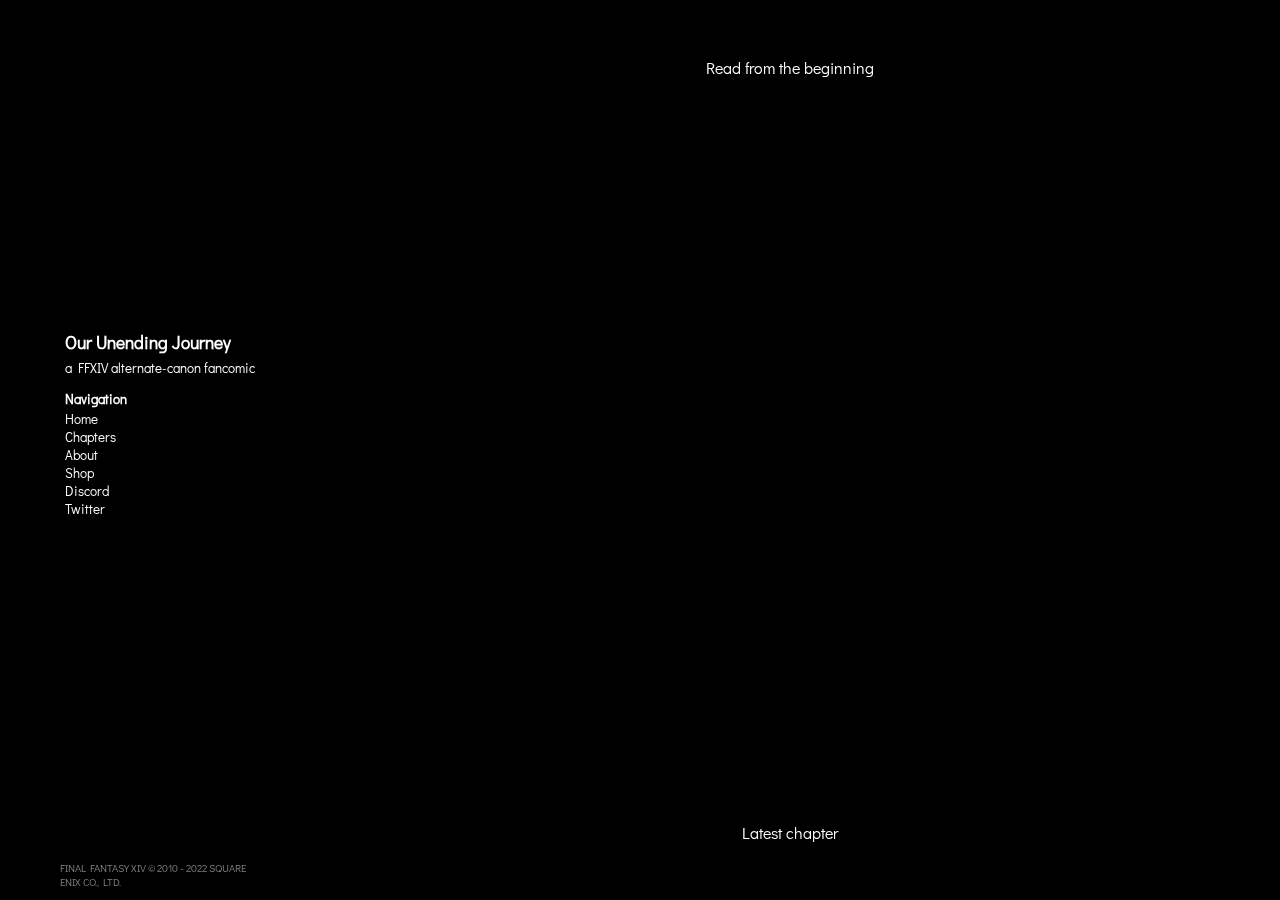
<file: index.html>
<!doctype html>

<html lang="en">
<head>
  <meta charset="utf-8">

  <title>Our Unending Journey - a FFXIV fancomic</title>
  <meta name="author" content="Saba Sabaton">
  <meta name="viewport" content="width=device-width,initial-scale=1">

  <link rel="shortcut icon" href="./favicon.ico?" type="image/x-icon">
  <link rel="icon" href="./favicon.ico?" type="image/x-icon">

  <style>
  html {
    display: none;
  }
  </style>

  <link href="https://fonts.googleapis.com/css?family=Didact+Gothic&display=swap" rel="stylesheet">

  <script type="text/javascript">
  var imageURLs = [
       "tyfiel.png"
     , "alfred.png"
     , "smiley.png"
     , "valery.png"
  ];
  function getImageTag() {
    var img = '<img src=\"';
    var randomIndex = Math.floor(Math.random() * imageURLs.length);
    img += imageURLs[randomIndex];
    img += '\" id=\"charpic\"/>';
    return img;
  }
</script>

</head>

<body>
    <div class ="sidebar">
      <nav>
          <h1>Our Unending Journey</h1>
          <h2>a FFXIV alternate-canon fancomic</h2>
          <ul>
            <li class="header">Navigation</li>
            <li><a href="index.html">Home</a></li>
            <li><a href="chapters.html">Chapters</a></li>
            <li><a href="about.html">About</a></li>
            <li><a href="https://sabato-n.itch.io/" target="_blank">Shop</a></li>
            <li><a href="https://discord.com/invite/BWWrAqAYUp" target="_blank">Discord</a></li> 
            <li><a href="https://twitter.com/sabato__n" target="_blank">Twitter</a></li>
        </ul>
        </nav>
        <p class="footer-small-text">FINAL FANTASY XIV © 2010 - 2022 SQUARE ENIX CO., LTD.</p>
    </div>
  <div id="maincontent">
      <div class="indexcontent">
          <a href="chapters/0.html">Read from the beginning</a>
          <div class="logocontainer">
            <script type="text/javascript">
              document.write(getImageTag());
            </script>
            <img src="title.png" id="titlepic" />
          </div>
          <a href="chapters/11.html">Latest chapter</a>
      </div>
  </div>
   <link rel="stylesheet" href="./style.css">
</body>
</html>
</file>
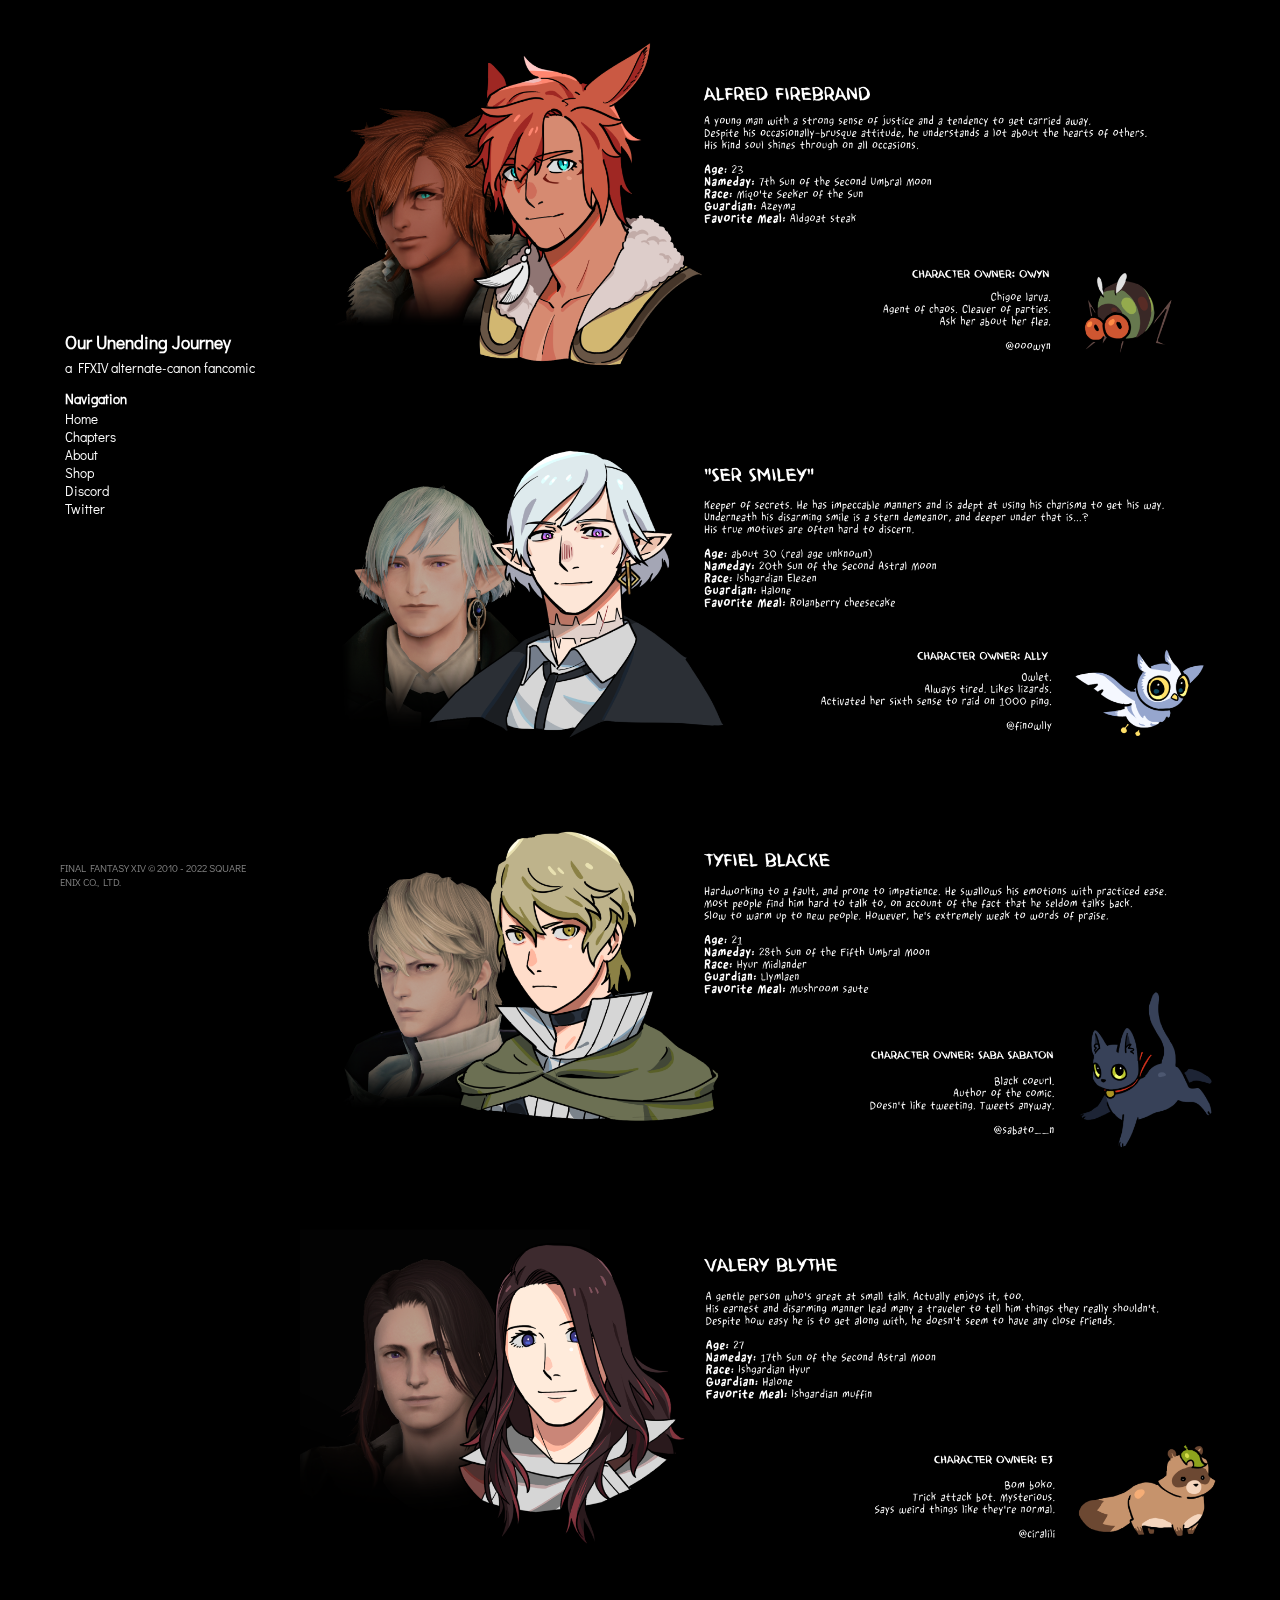
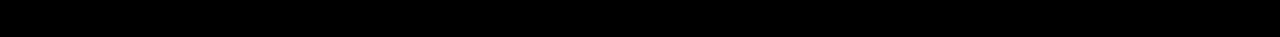
<file: about.html>
<!doctype html>

<html lang="en">
<head>
  <meta charset="utf-8">

  <title>Our Unending Journey - a FFXIV fancomic</title>
  <meta name="author" content="Saba Sabaton">
  <meta name="viewport" content="width=device-width,initial-scale=1">

  <link rel="shortcut icon" href="./favicon.ico?" type="image/x-icon">
  <link rel="icon" href="./favicon.ico?" type="image/x-icon">

  <style>
  html {
    display: none;
  }
  </style>

  <link href="https://fonts.googleapis.com/css?family=Didact+Gothic&display=swap" rel="stylesheet">

</head>

<body>
    <div class ="sidebar">
      <nav>
          <h1>Our Unending Journey</h1>
          <h2>a FFXIV alternate-canon fancomic</h2>
          <ul>
            <li class="header">Navigation</li>
            <li><a href="index.html">Home</a></li>
            <li><a href="chapters.html">Chapters</a></li>
            <li><a href="about.html">About</a></li>
            <li><a href="https://sabato-n.itch.io/" target="_blank">Shop</a></li>
            <li><a href="https://discord.com/invite/BWWrAqAYUp" target="_blank">Discord</a></li> 
            <li><a href="https://twitter.com/sabato__n" target="_blank">Twitter</a></li>
        </ul>
        </nav>
        <p class="footer-small-text">FINAL FANTASY XIV © 2010 - 2022 SQUARE ENIX CO., LTD.</p>
    </div>
  <div id="maincontent">
      <img src="info.png" class="about" />
  </div>
   <link rel="stylesheet" href="./style.css">
</body>
</html>
</file>
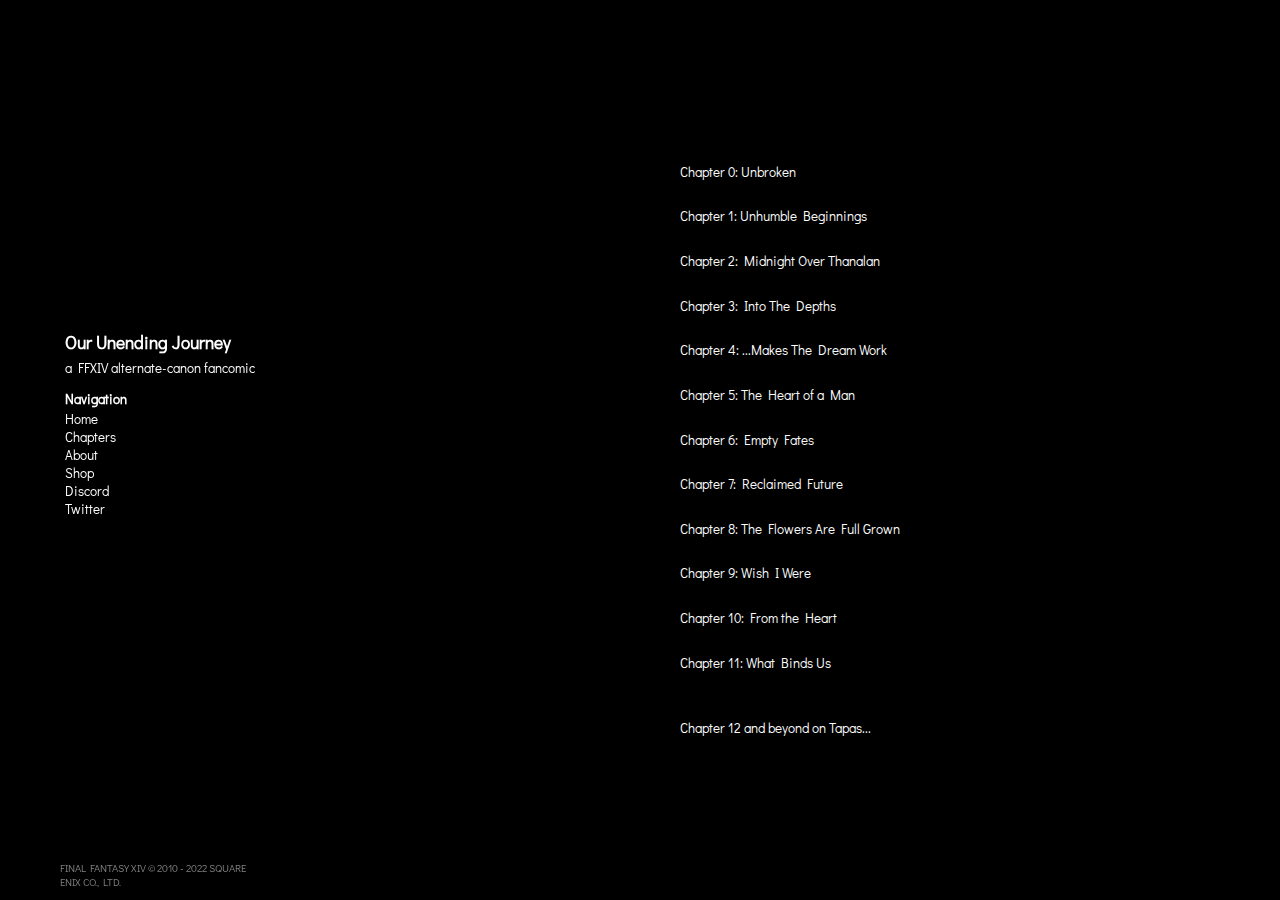
<file: chapters.html>
<!doctype html>

<html lang="en">
<head>
  <meta charset="utf-8">

  <title>Our Unending Journey - a FFXIV fancomic</title>
  <meta name="author" content="Saba Sabaton">
  <meta name="viewport" content="width=device-width,initial-scale=1">

  <style>
  html {
    display: none;
  }
  </style>

  <link href="https://fonts.googleapis.com/css?family=Didact+Gothic&display=swap" rel="stylesheet">
  <link rel="stylesheet" href="./style.css">

    <link rel="shortcut icon" href="./favicon.ico?" type="image/x-icon">
  <link rel="icon" href="./favicon.ico?" type="image/x-icon">


</head>

<body>
    <div class ="sidebar">
      <nav>
          <h1>Our Unending Journey</h1>
          <h2>a FFXIV alternate-canon fancomic</h2>
          <ul>
            <li class="header">Navigation</li>
            <li><a href="index.html">Home</a></li>
            <li><a href="chapters.html">Chapters</a></li>
            <li><a href="about.html">About</a></li>
            <li><a href="https://sabato-n.itch.io/" target="_blank">Shop</a></li>
            <li><a href="https://discord.com/invite/BWWrAqAYUp" target="_blank">Discord</a></li> 
            <li><a href="https://twitter.com/sabato__n" target="_blank">Twitter</a></li>
        </ul>
        </nav>
        <p class="footer-small-text">FINAL FANTASY XIV © 2010 - 2022 SQUARE ENIX CO., LTD.</p>
    </div>
  <div id="maincontent">
      <nav class="chapters">
          <h3><a href="chapters/0.html">Chapter 0: Unbroken</a></h3>
          <h3><a href="chapters/1.html">Chapter 1: Unhumble Beginnings</a></h3>
          <h3><a href="chapters/2.html">Chapter 2: Midnight Over Thanalan</a></h3>
          <h3><a href="chapters/3.html">Chapter 3: Into The Depths</a></h3>
          <h3><a href="chapters/4.html">Chapter 4: ...Makes The Dream Work</a></h3>
          <h3><a href="chapters/5.html">Chapter 5: The Heart of a Man</a></h3>
          <h3><a href="chapters/6.html">Chapter 6: Empty Fates</a></h3>
          <h3><a href="chapters/7.html">Chapter 7: Reclaimed Future</a></h3>
          <h3><a href="chapters/8.html">Chapter 8: The Flowers Are Full Grown</a></h3>
          <h3><a href="chapters/9.html">Chapter 9: Wish I Were</a></h3>
          <h3><a href="chapters/10.html">Chapter 10: From the Heart</a></h3>
          <h3><a href="chapters/11.html">Chapter 11: What Binds Us</a></h3>
          <br>
          <h3><a href="https://tapas.io/series/Our-Unending-Journey/info">Chapter 12 and beyond on Tapas...</a></h3>
      </nav>
  </div>
</body>
</html>
</file>
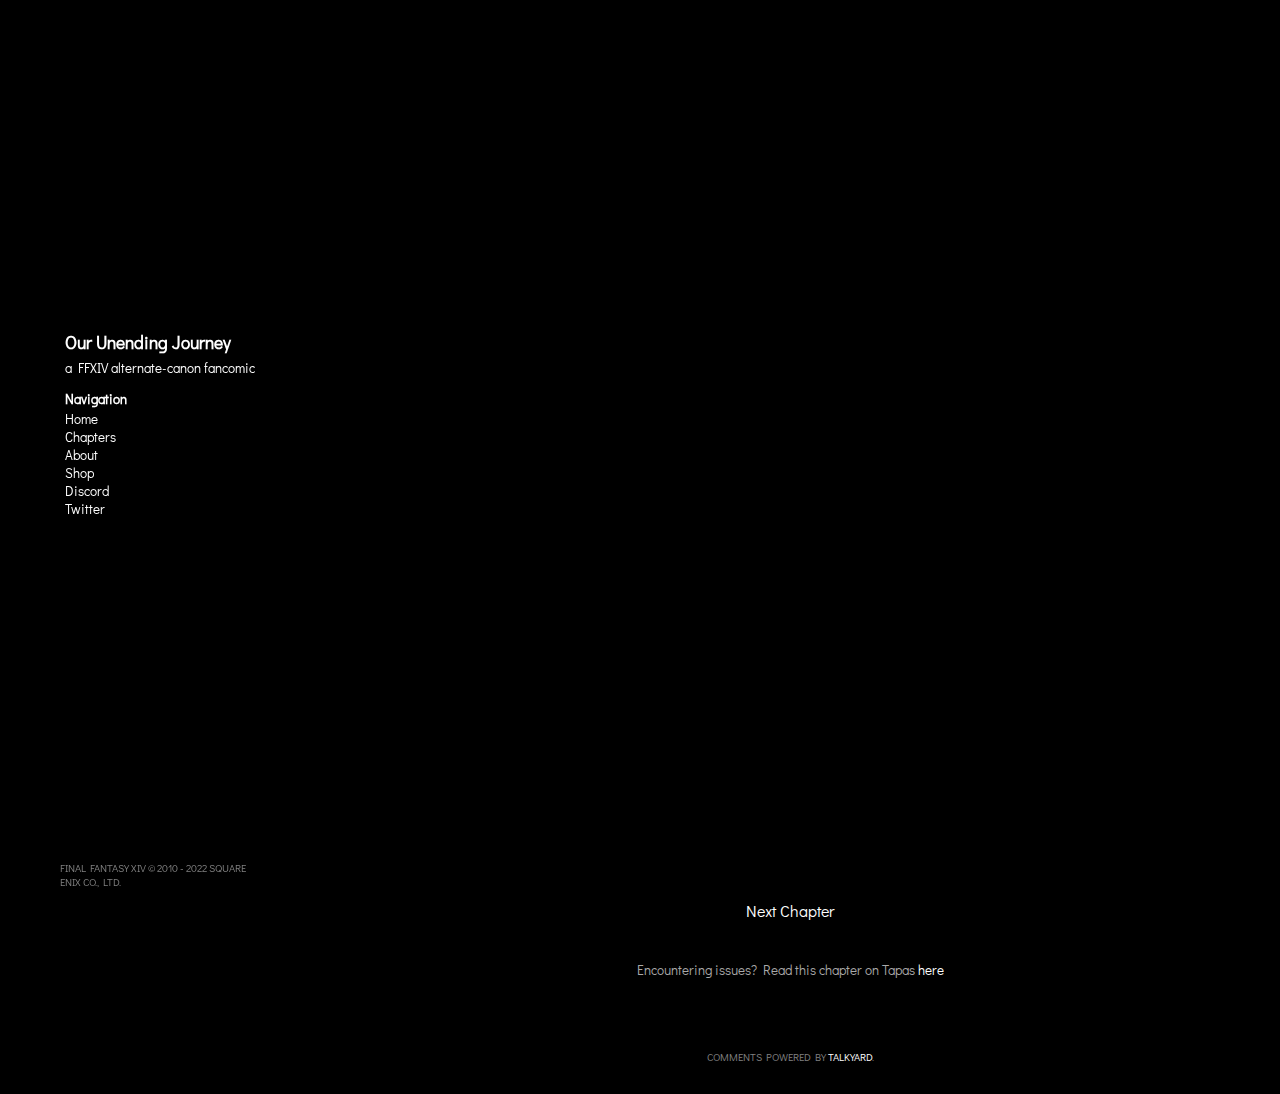
<file: chapters/0.html>
<!doctype html>

<html lang="en">
<head>
  <meta charset="utf-8">

  <title>Our Unending Journey - a FFXIV fancomic</title>
  <meta name="author" content="Saba Sabaton">
  <meta name="viewport" content="width=device-width,initial-scale=1">

  <style>
  html {
    display: none;
  }
  </style>

  <link href="https://fonts.googleapis.com/css?family=Didact+Gothic&display=swap" rel="stylesheet">
  <link rel="stylesheet" href="../style.css">

  <link rel="shortcut icon" href="../favicon.ico?" type="image/x-icon">
  <link rel="icon" href="../favicon.ico?" type="image/x-icon">

</head>

<body>
    <div class ="sidebar">
      <nav>
          <h1>Our Unending Journey</h1>
          <h2>a FFXIV alternate-canon fancomic</h2>
          <ul>
            <li class="header">Navigation</li>
            <li><a href="../index.html">Home</a></li>
            <li><a href="../chapters.html">Chapters</a></li>
            <li><a href="../about.html">About</a></li>
            <li><a href="https://sabato-n.itch.io/" target="_blank">Shop</a></li>
            <li><a href="https://discord.com/invite/BWWrAqAYUp" target="_blank">Discord</a></li>
            <li><a href="https://twitter.com/sabato__n" target="_blank">Twitter</a></li>
        </ul>
        </nav>
        <p class="footer-small-text">FINAL FANTASY XIV © 2010 - 2022 SQUARE ENIX CO., LTD.</p>
    </div>
  <div id="maincontent">
      <div class="reader">
          <iframe src='https://share.clip-studio.com/en-us/contents/embed?code=488192d7-4d7a-4541-bf9b-1de95a026ac7' frameborder="0" allowfullscreen></iframe>
      </div>
      <div class="chapternav">
          <a href="1.html">Next Chapter</a>
      </div>
      <div class="backuplink">
          Encountering issues? Read this chapter on Tapas <a href="https://tapas.io/episode/2169186" target="_blank">here</a>
      </div>
      <script>talkyardServerUrl='https://site-1i1491tkru.talkyard.net';</script>
      <script async defer src="https://c1.ty-cdn.net/-/talkyard-comments.min.js"></script>
      <div class="talkyard-comments" data-discussion-id="Pilot Chapter" style="margin: 20px;">
      <noscript>Please enable Javascript to view comments.</noscript>
      <p class="talkyard-credit">Comments powered by
      <a href="https://www.talkyard.io">Talkyard</a>.</p>
      </div>
  </div>
</body>
</html>
</file>
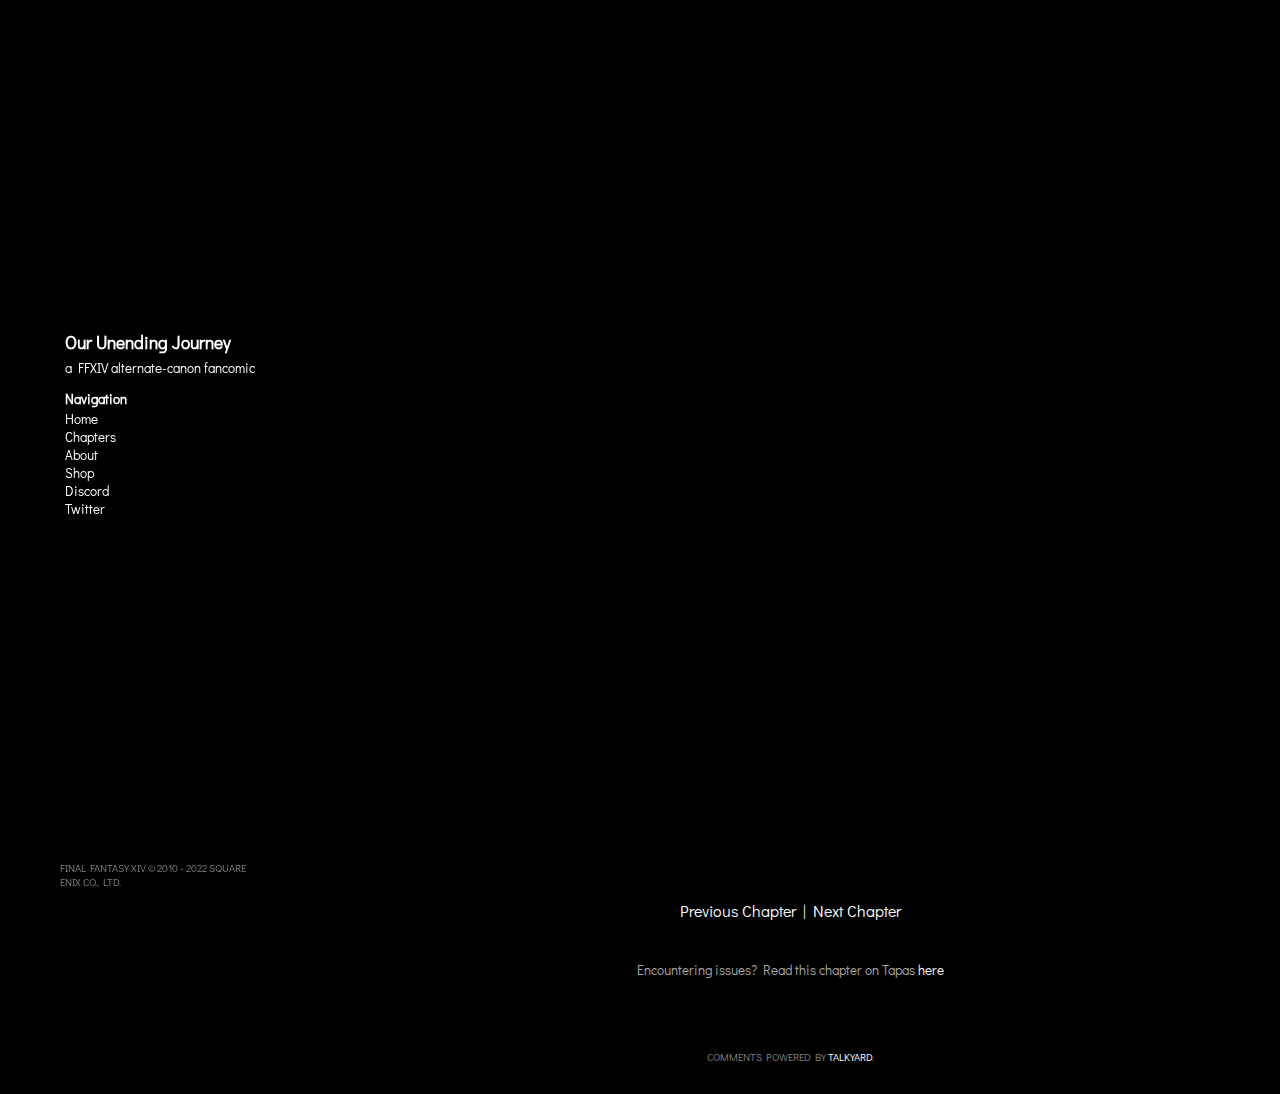
<file: chapters/1.html>
<!doctype html>

<html lang="en">
<head>
  <meta charset="utf-8">

  <title>Our Unending Journey - a FFXIV fancomic</title>
  <meta name="author" content="Saba Sabaton">
  <meta name="viewport" content="width=device-width,initial-scale=1">

  <style>
  html {
    display: none;
  }
  </style>

  <link href="https://fonts.googleapis.com/css?family=Didact+Gothic&display=swap" rel="stylesheet">
  <link rel="stylesheet" href="../style.css">

    <link rel="shortcut icon" href="../favicon.ico?" type="image/x-icon">
  <link rel="icon" href="../favicon.ico?" type="image/x-icon">


</head>

<body>
    <div class ="sidebar">
      <nav>
          <h1>Our Unending Journey</h1>
          <h2>a FFXIV alternate-canon fancomic</h2>
          <ul>
            <li class="header">Navigation</li>
            <li><a href="../index.html">Home</a></li>
            <li><a href="../chapters.html">Chapters</a></li>
            <li><a href="../about.html">About</a></li>
            <li><a href="https://sabato-n.itch.io/" target="_blank">Shop</a></li>
            <li><a href="https://discord.com/invite/BWWrAqAYUp" target="_blank">Discord</a></li>            
            <li><a href="https://twitter.com/sabato__n" target="_blank">Twitter</a></li>
        </ul>
        </nav>
        <p class="footer-small-text">FINAL FANTASY XIV © 2010 - 2022 SQUARE ENIX CO., LTD.</p>
    </div>
  <div id="maincontent">
      <div class="reader">
          <iframe src='https://share.clip-studio.com/en-us/contents/embed?code=1d0c07c8-da1b-464f-9ee9-fc3b835e0a04' frameborder='0' allowfullscreen></iframe>
      </div>
      <div class="chapternav">
          <a href="0.html">Previous Chapter</a> | <a href="2.html">Next Chapter</a>
      </div>
      <div class="backuplink">
          Encountering issues? Read this chapter on Tapas <a href="https://tapas.io/episode/2169191" target="_blank">here</a>
      </div>
      <script>talkyardServerUrl='https://site-1i1491tkru.talkyard.net';</script>
      <script async defer src="https://c1.ty-cdn.net/-/talkyard-comments.min.js"></script>
      <div class="talkyard-comments" data-discussion-id="Chapter 1" style="margin: 20px;">
      <noscript>Please enable Javascript to view comments.</noscript>
      <p class="talkyard-credit">Comments powered by
      <a href="https://www.talkyard.io">Talkyard</a>.</p>
      </div>
  </div>
</body>
</html>
</file>
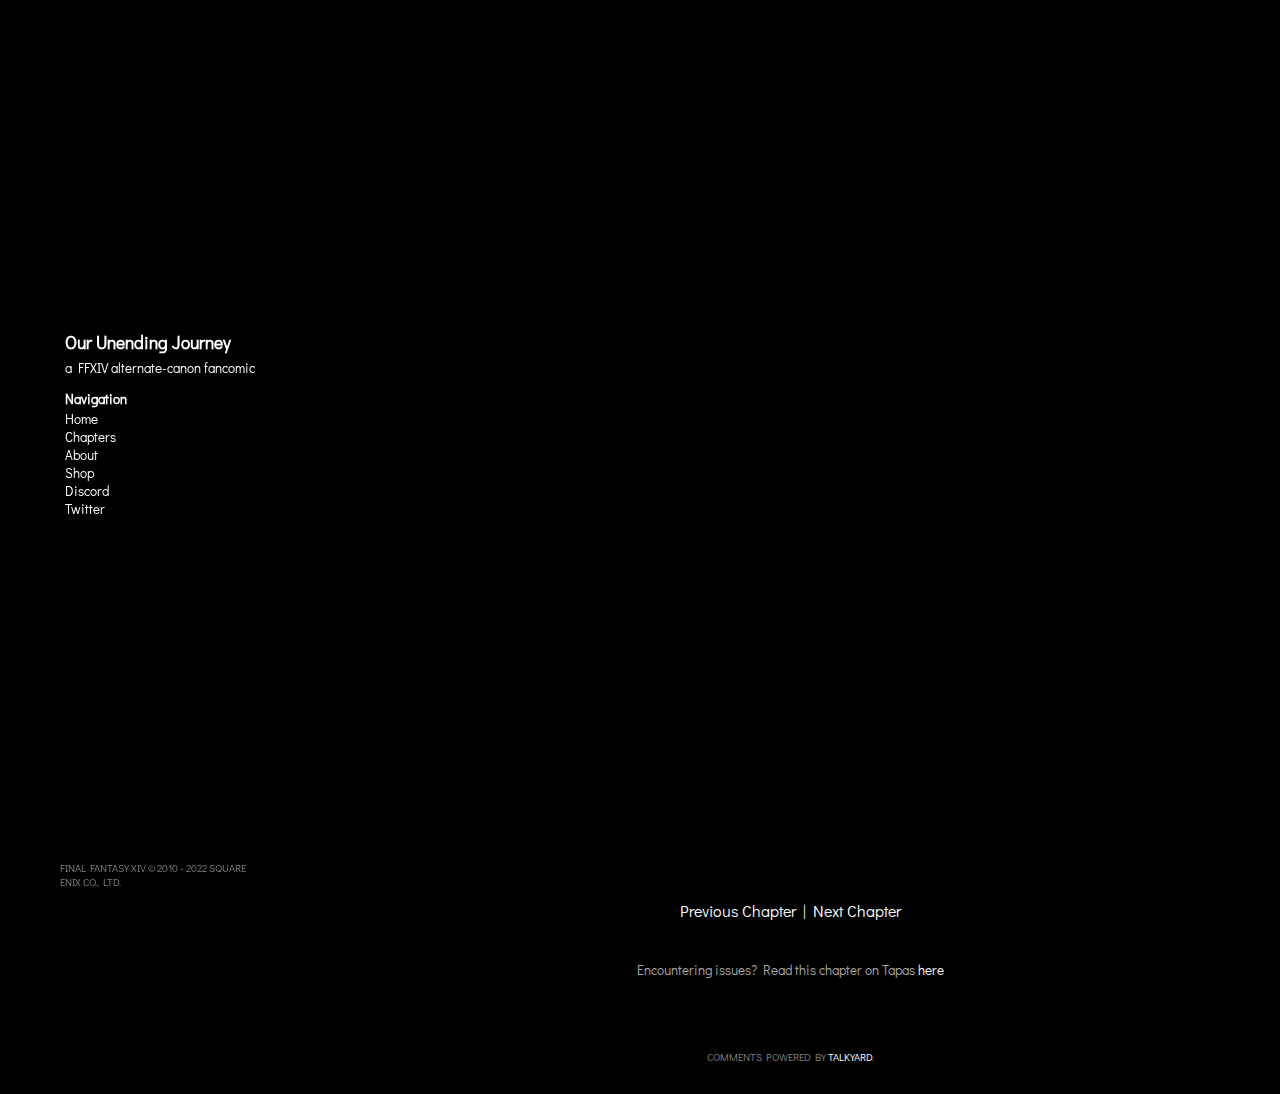
<file: chapters/10.html>
<!doctype html>

<html lang="en">
<head>
  <meta charset="utf-8">

  <title>Our Unending Journey - a FFXIV fancomic</title>
  <meta name="author" content="Saba Sabaton">
  <meta name="viewport" content="width=device-width,initial-scale=1">

  <style>
  html {
    display: none;
  }
  </style>

  <link href="https://fonts.googleapis.com/css?family=Didact+Gothic&display=swap" rel="stylesheet">
  <link rel="stylesheet" href="../style.css">


</head>

<body>
    <div class ="sidebar">
      <nav>
          <h1>Our Unending Journey</h1>
          <h2>a FFXIV alternate-canon fancomic</h2>
          <ul>
            <li class="header">Navigation</li>
            <li><a href="../index.html">Home</a></li>
            <li><a href="../chapters.html">Chapters</a></li>
            <li><a href="../about.html">About</a></li>
            <li><a href="https://sabato-n.itch.io/" target="_blank">Shop</a></li>
            <li><a href="https://discord.com/invite/BWWrAqAYUp" target="_blank">Discord</a></li> 
            <li><a href="https://twitter.com/sabato__n" target="_blank">Twitter</a></li>
        </ul>
        </nav>
        <p class="footer-small-text">FINAL FANTASY XIV © 2010 - 2022 SQUARE ENIX CO., LTD.</p>
    </div>
  <div id="maincontent">
    <div class="reader">
          <iframe src='https://share.clip-studio.com/en-us/contents/embed?code=b3d28730-96c9-4ac2-b756-60c9d88ccbce' frameborder='0' allowfullscreen></iframe>
      </div>
      <div class="chapternav">
          <a href="9.html">Previous Chapter</a> | <a href="11.html">Next Chapter</a>
      </div>
      <div class="backuplink">
          Encountering issues? Read this chapter on Tapas <a href="https://tapas.io/episode/2369064" target="_blank">here</a>
      </div>
      <script>talkyardServerUrl='https://site-1i1491tkru.talkyard.net';</script>
      <script async defer src="https://c1.ty-cdn.net/-/talkyard-comments.min.js"></script>
      <div class="talkyard-comments" data-discussion-id="Chapter 10" style="margin: 20px;">
      <noscript>Please enable Javascript to view comments.</noscript>
      <p class="talkyard-credit">Comments powered by
      <a href="https://www.talkyard.io">Talkyard</a>.</p>
      </div>
  </div>
</body>
</html>
</file>
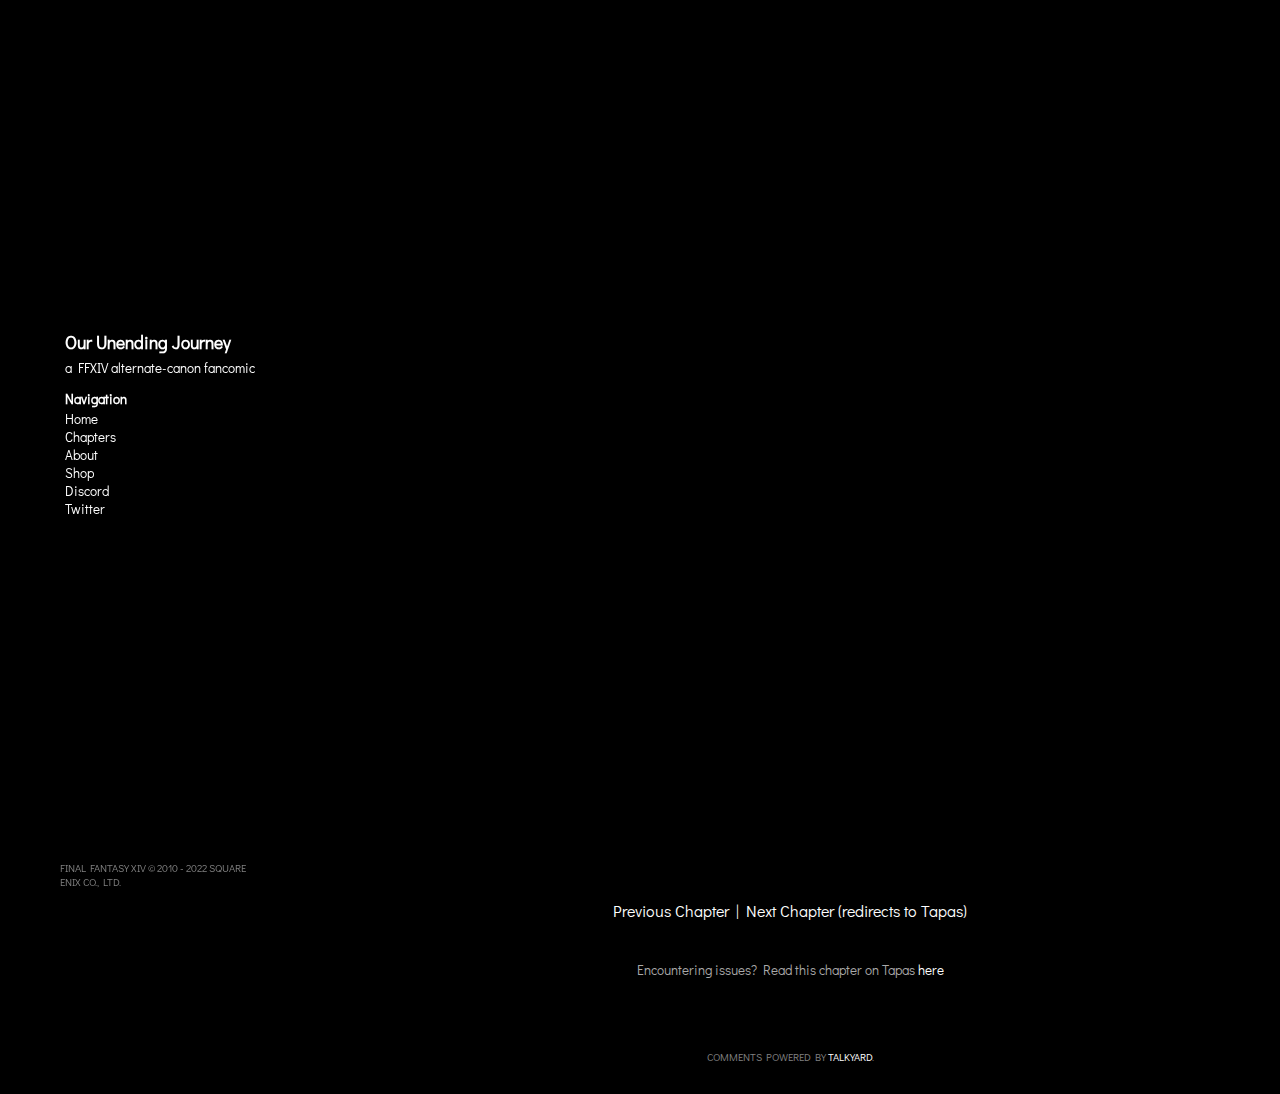
<file: chapters/11.html>
<!doctype html>

<html lang="en">
<head>
  <meta charset="utf-8">

  <title>Our Unending Journey - a FFXIV fancomic</title>
  <meta name="author" content="Saba Sabaton">
  <meta name="viewport" content="width=device-width,initial-scale=1">

  <style>
  html {
    display: none;
  }
  </style>

  <link href="https://fonts.googleapis.com/css?family=Didact+Gothic&display=swap" rel="stylesheet">
  <link rel="stylesheet" href="../style.css">


</head>

<body>
    <div class ="sidebar">
      <nav>
          <h1>Our Unending Journey</h1>
          <h2>a FFXIV alternate-canon fancomic</h2>
          <ul>
            <li class="header">Navigation</li>
            <li><a href="../index.html">Home</a></li>
            <li><a href="../chapters.html">Chapters</a></li>
            <li><a href="../about.html">About</a></li>
            <li><a href="https://sabato-n.itch.io/" target="_blank">Shop</a></li>
            <li><a href="https://discord.com/invite/BWWrAqAYUp" target="_blank">Discord</a></li> 
            <li><a href="https://twitter.com/sabato__n" target="_blank">Twitter</a></li>
        </ul>
        </nav>
        <p class="footer-small-text">FINAL FANTASY XIV © 2010 - 2022 SQUARE ENIX CO., LTD.</p>
    </div>
  <div id="maincontent">
    <div class="reader">
          <iframe src='https://share.clip-studio.com/en-us/contents/embed?code=82f9f551-1b35-46ac-97ba-613599975c44' frameborder='0' allowfullscreen></iframe>
      </div>
      <div class="chapternav">
          <a href="10.html">Previous Chapter</a> | <a href="https://tapas.io/episode/2441587">Next Chapter (redirects to Tapas)</a>
      </div>
      <div class="backuplink">
          Encountering issues? Read this chapter on Tapas <a href="https://tapas.io/episode/2406915" target="_blank">here</a>
      </div>
      <script>talkyardServerUrl='https://site-1i1491tkru.talkyard.net';</script>
      <script async defer src="https://c1.ty-cdn.net/-/talkyard-comments.min.js"></script>
      <div class="talkyard-comments" data-discussion-id="Chapter 11" style="margin: 20px;">
      <noscript>Please enable Javascript to view comments.</noscript>
      <p class="talkyard-credit">Comments powered by
      <a href="https://www.talkyard.io">Talkyard</a>.</p>
      </div>
  </div>
</body>
</html>
</file>
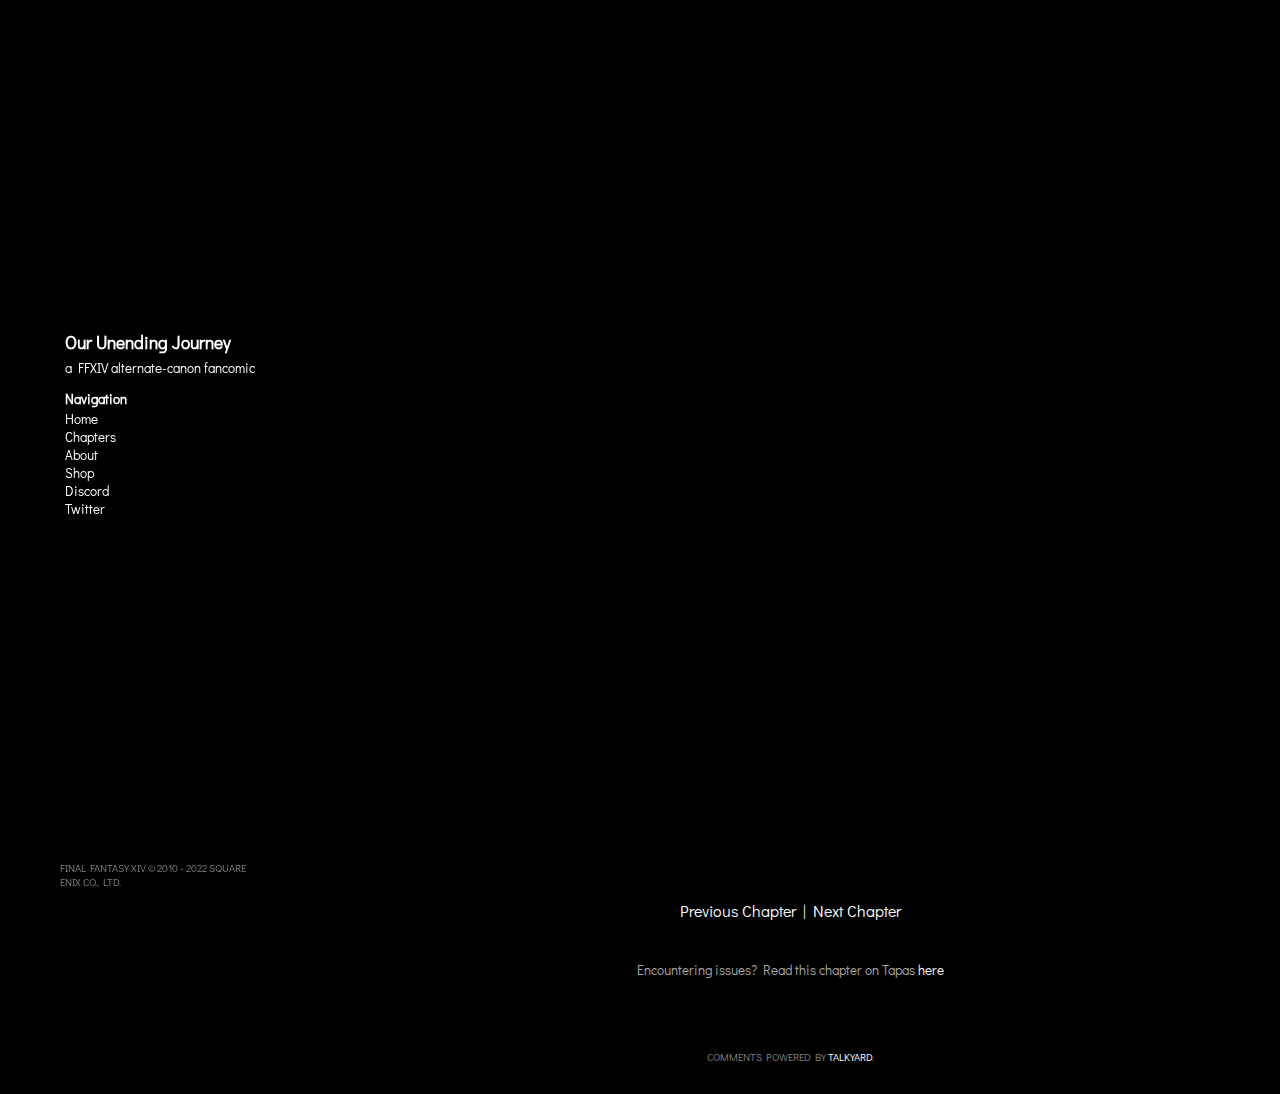
<file: chapters/2.html>
<!doctype html>

<html lang="en">
<head>
  <meta charset="utf-8">

  <title>Our Unending Journey - a FFXIV fancomic</title>
  <meta name="author" content="Saba Sabaton">
  <meta name="viewport" content="width=device-width,initial-scale=1">

  <style>
  html {
    display: none;
  }
  </style>

  <link href="https://fonts.googleapis.com/css?family=Didact+Gothic&display=swap" rel="stylesheet">
  <link rel="stylesheet" href="../style.css">

    <link rel="shortcut icon" href="../favicon.ico?" type="image/x-icon">
  <link rel="icon" href="../favicon.ico?" type="image/x-icon">


</head>

<body>
    <div class ="sidebar">
      <nav>
          <h1>Our Unending Journey</h1>
          <h2>a FFXIV alternate-canon fancomic</h2>
          <ul>
            <li class="header">Navigation</li>
            <li><a href="../index.html">Home</a></li>
            <li><a href="../chapters.html">Chapters</a></li>
            <li><a href="../about.html">About</a></li>
            <li><a href="https://sabato-n.itch.io/" target="_blank">Shop</a></li>
            <li><a href="https://discord.com/invite/BWWrAqAYUp" target="_blank">Discord</a></li> 
            <li><a href="https://twitter.com/sabato__n" target="_blank">Twitter</a></li>
        </ul>
        </nav>
        <p class="footer-small-text">FINAL FANTASY XIV © 2010 - 2022 SQUARE ENIX CO., LTD.</p>
    </div>
  <div id="maincontent">
      <div class="reader">
          <iframe src='https://share.clip-studio.com/en-us/contents/embed?code=1dff17d7-a7bc-4050-be9a-d52cb5bb3a3c' frameborder='0' allowfullscreen></iframe>
      </div>
      <div class="chapternav">
          <a href="1.html">Previous Chapter</a> | <a href="3.html">Next Chapter</a>
      </div>
      <div class="backuplink">
          Encountering issues? Read this chapter on Tapas <a href="https://tapas.io/episode/2169207" target="_blank">here</a>
      </div>
      <script>talkyardServerUrl='https://site-1i1491tkru.talkyard.net';</script>
      <script async defer src="https://c1.ty-cdn.net/-/talkyard-comments.min.js"></script>
      <div class="talkyard-comments" data-discussion-id="Chapter 2" style="margin: 20px;">
      <noscript>Please enable Javascript to view comments.</noscript>
      <p class="talkyard-credit">Comments powered by
      <a href="https://www.talkyard.io">Talkyard</a>.</p>
      </div>
  </div>
</body>
</html>
</file>
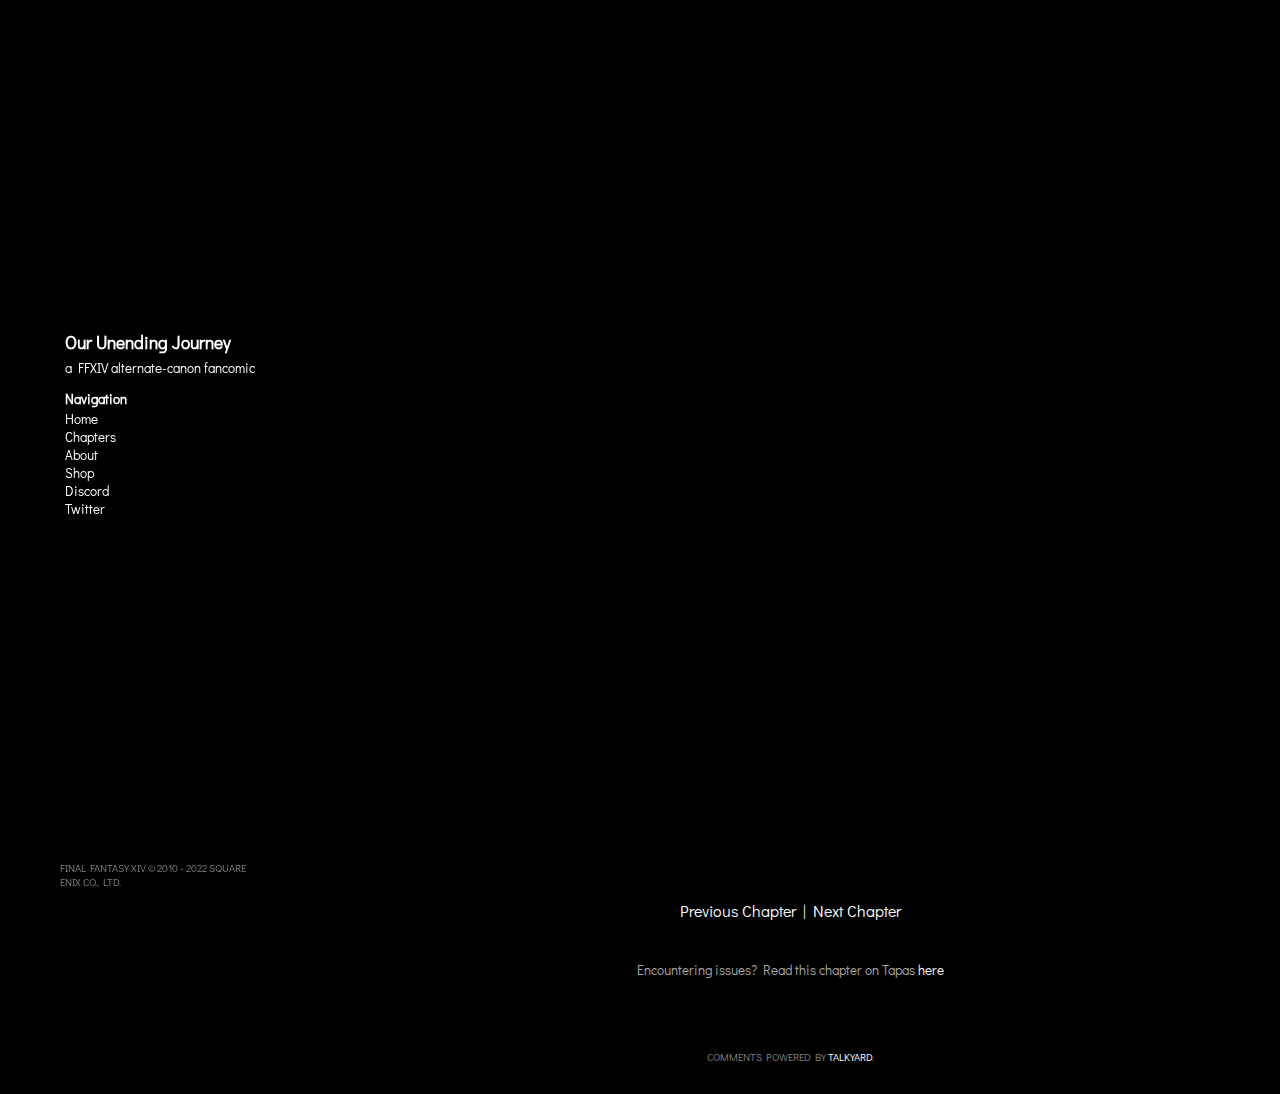
<file: chapters/3.html>
<!doctype html>

<html lang="en">
<head>
  <meta charset="utf-8">

  <title>Our Unending Journey - a FFXIV fancomic</title>
  <meta name="author" content="Saba Sabaton">
  <meta name="viewport" content="width=device-width,initial-scale=1">

  <style>
  html {
    display: none;
  }
  </style>

  <link href="https://fonts.googleapis.com/css?family=Didact+Gothic&display=swap" rel="stylesheet">
  <link rel="stylesheet" href="../style.css">

    <link rel="shortcut icon" href="../favicon.ico?" type="image/x-icon">
  <link rel="icon" href="../favicon.ico?" type="image/x-icon">


</head>

<body>
    <div class ="sidebar">
      <nav>
          <h1>Our Unending Journey</h1>
          <h2>a FFXIV alternate-canon fancomic</h2>
          <ul>
            <li class="header">Navigation</li>
            <li><a href="../index.html">Home</a></li>
            <li><a href="../chapters.html">Chapters</a></li>
            <li><a href="../about.html">About</a></li>
            <li><a href="https://sabato-n.itch.io/" target="_blank">Shop</a></li>
            <li><a href="https://discord.com/invite/BWWrAqAYUp" target="_blank">Discord</a></li> 
            <li><a href="https://twitter.com/sabato__n" target="_blank">Twitter</a></li>
        </ul>
        </nav>
        <p class="footer-small-text">FINAL FANTASY XIV © 2010 - 2022 SQUARE ENIX CO., LTD.</p>
    </div>
  <div id="maincontent">
      <div class="reader">
          <iframe src='https://share.clip-studio.com/en-us/contents/embed?code=ed23b7a6-e67d-4705-bc2e-3ebf87b75c24' frameborder='0' allowfullscreen></iframe>
      </div>
      <div class="chapternav">
          <a href="2.html">Previous Chapter</a> | <a href="4.html">Next Chapter</a>
      </div>
      <div class="backuplink">
          Encountering issues? Read this chapter on Tapas <a href="https://tapas.io/episode/2169271" target="_blank">here</a>
      </div>
      <script>talkyardServerUrl='https://site-1i1491tkru.talkyard.net';</script>
      <script async defer src="https://c1.ty-cdn.net/-/talkyard-comments.min.js"></script>
      <div class="talkyard-comments" data-discussion-id="Chapter 3" style="margin: 20px;">
      <noscript>Please enable Javascript to view comments.</noscript>
      <p class="talkyard-credit">Comments powered by
      <a href="https://www.talkyard.io">Talkyard</a>.</p>
      </div>
  </div>
</body>
</html>
</file>
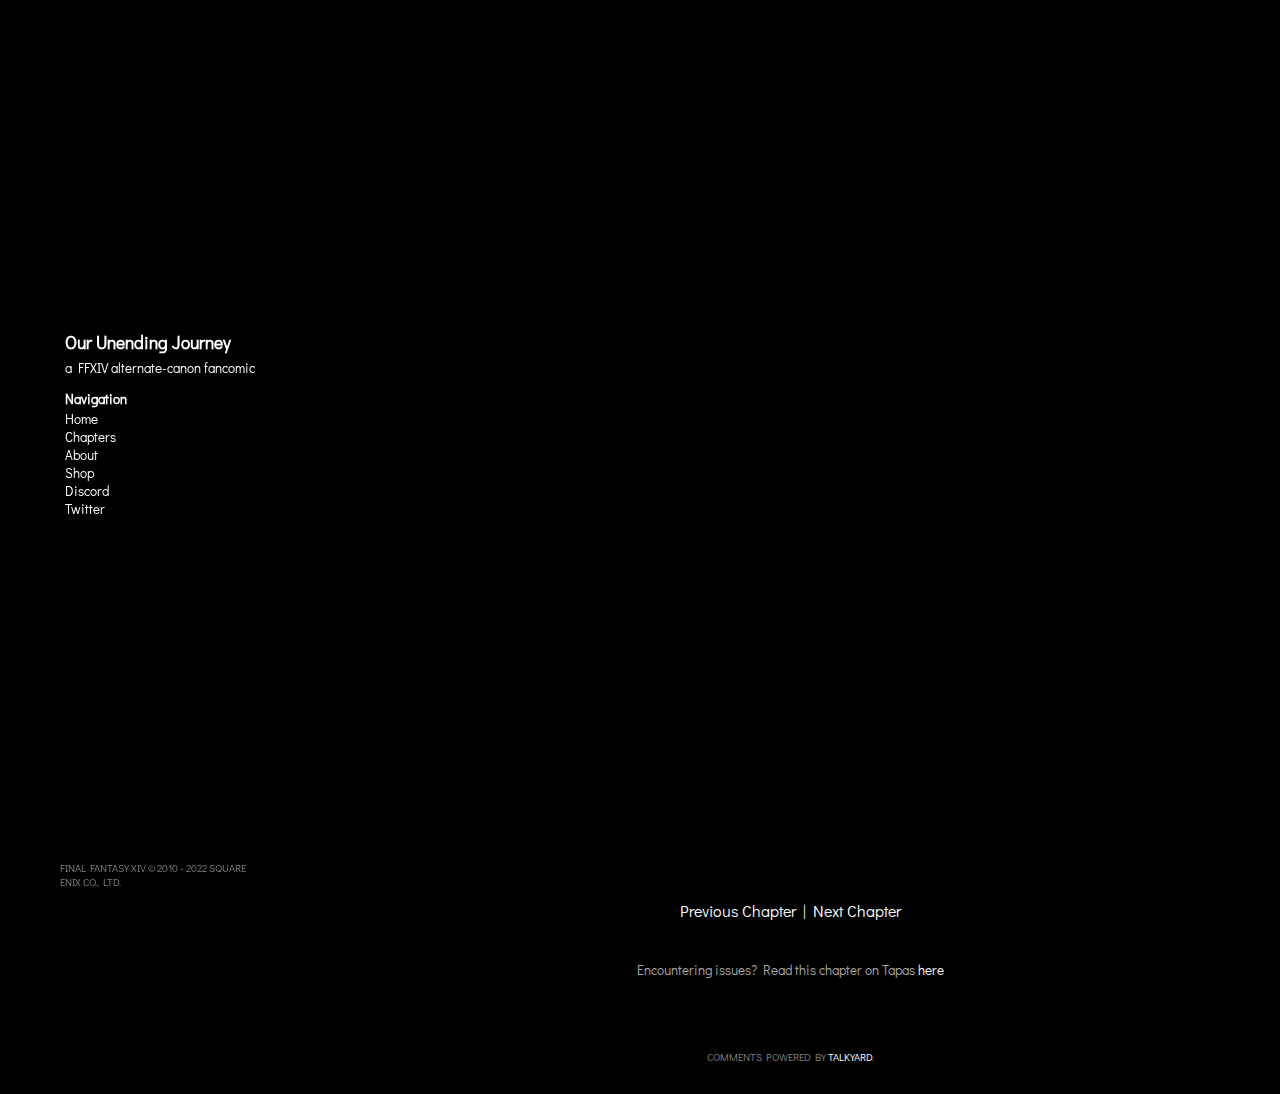
<file: chapters/4.html>
<!doctype html>

<html lang="en">
<head>
  <meta charset="utf-8">
  <meta name="google" content="notranslate">
  <meta http-equiv="Content-Language" content="en">
  <title>Our Unending Journey - a FFXIV fancomic</title>
  <meta name="author" content="Saba Sabaton">
  <meta name="viewport" content="width=device-width,initial-scale=1">

  <style>
  html {
    display: none;
  }
  </style>

  <link href="https://fonts.googleapis.com/css?family=Didact+Gothic&display=swap" rel="stylesheet">
  <link rel="stylesheet" href="../style.css">

    <link rel="shortcut icon" href="../favicon.ico?" type="image/x-icon">
  <link rel="icon" href="../favicon.ico?" type="image/x-icon">


</head>

<body>
    <div class ="sidebar">
      <nav>
          <h1>Our Unending Journey</h1>
          <h2>a FFXIV alternate-canon fancomic</h2>
          <ul>
            <li class="header">Navigation</li>
            <li><a href="../index.html">Home</a></li>
            <li><a href="../chapters.html">Chapters</a></li>
            <li><a href="../about.html">About</a></li>
            <li><a href="https://sabato-n.itch.io/" target="_blank">Shop</a></li>
            <li><a href="https://discord.com/invite/BWWrAqAYUp" target="_blank">Discord</a></li> 
            <li><a href="https://twitter.com/sabato__n" target="_blank">Twitter</a></li>
        </ul>
        </nav>
        <p class="footer-small-text">FINAL FANTASY XIV © 2010 - 2022 SQUARE ENIX CO., LTD.</p>
    </div>
  <div id="maincontent">
      <div class="reader">
          <iframe src='https://share.clip-studio.com/en-us/contents/embed?code=d0654007-7776-41f0-99c7-489d2e2a99aa' frameborder='0' allowfullscreen></iframe>
      </div>
      <div class="chapternav">
          <a href="3.html">Previous Chapter</a> | <a href="5.html">Next Chapter</a>
      </div>
      <div class="backuplink">
          Encountering issues? Read this chapter on Tapas <a href="https://tapas.io/episode/2169310" target="_blank">here</a>
      </div>
      <script>talkyardServerUrl='https://site-1i1491tkru.talkyard.net';</script>
      <script async defer src="https://c1.ty-cdn.net/-/talkyard-comments.min.js"></script>
      <div class="talkyard-comments" data-discussion-id="Chapter 4" style="margin: 20px;">
      <noscript>Please enable Javascript to view comments.</noscript>
      <p class="talkyard-credit">Comments powered by
      <a href="https://www.talkyard.io">Talkyard</a>.</p>
      </div>
  </div>
</body>
</html>
</file>
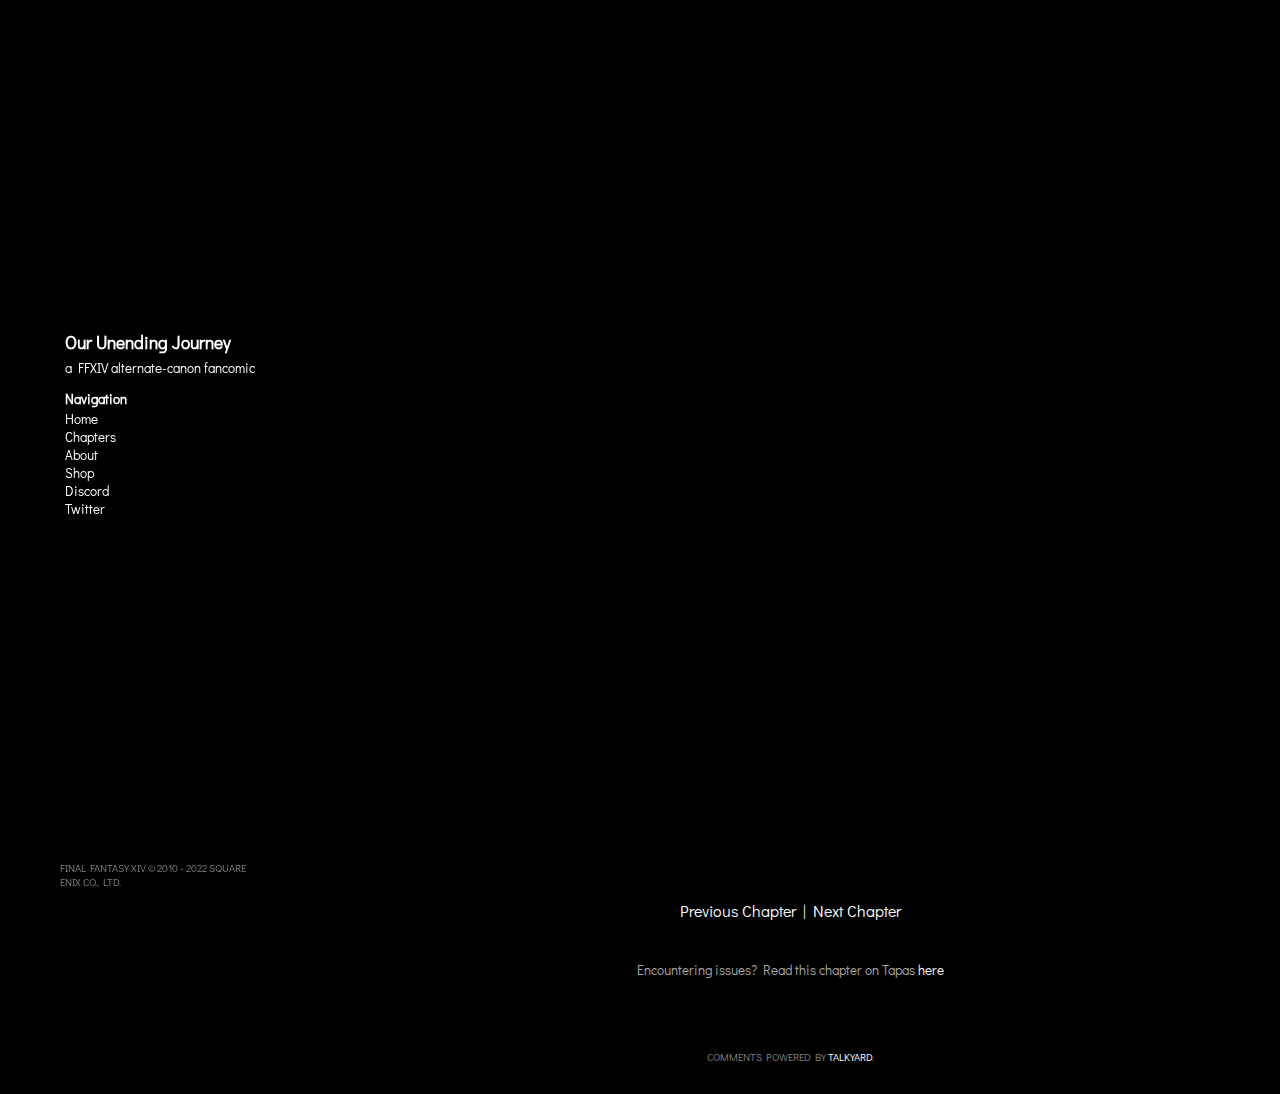
<file: chapters/5.html>
<!doctype html>

<html lang="en">
<head>
  <meta charset="utf-8">
  <meta name="google" content="notranslate">
  <meta http-equiv="Content-Language" content="en">
  <title>Our Unending Journey - a FFXIV fancomic</title>
  <meta name="author" content="Saba Sabaton">
  <meta name="viewport" content="width=device-width,initial-scale=1">

  <style>
  html {
    display: none;
  }
  </style>

  <link href="https://fonts.googleapis.com/css?family=Didact+Gothic&display=swap" rel="stylesheet">
  <link rel="stylesheet" href="../style.css">

    <link rel="shortcut icon" href="../favicon.ico?" type="image/x-icon">
  <link rel="icon" href="../favicon.ico?" type="image/x-icon">


</head>

<body>
    <div class ="sidebar">
      <nav>
          <h1>Our Unending Journey</h1>
          <h2>a FFXIV alternate-canon fancomic</h2>
          <ul>
            <li class="header">Navigation</li>
            <li><a href="../index.html">Home</a></li>
            <li><a href="../chapters.html">Chapters</a></li>
            <li><a href="../about.html">About</a></li>
            <li><a href="https://sabato-n.itch.io/" target="_blank">Shop</a></li>
            <li><a href="https://discord.com/invite/BWWrAqAYUp" target="_blank">Discord</a></li> 
            <li><a href="https://twitter.com/sabato__n" target="_blank">Twitter</a></li>
        </ul>
        </nav>
        <p class="footer-small-text">FINAL FANTASY XIV © 2010 - 2022 SQUARE ENIX CO., LTD.</p>
    </div>
  <div id="maincontent">
    <div class="reader">
          <iframe src='https://share.clip-studio.com/en-us/contents/embed?code=3f0f0efc-a942-470d-8289-c4b9368b5b2f' frameborder='0' allowfullscreen></iframe>
      </div>
      <div class="chapternav">
          <a href="4.html">Previous Chapter</a> | <a href="6.html">Next Chapter</a>
      </div>
      <div class="backuplink">
          Encountering issues? Read this chapter on Tapas <a href="https://tapas.io/episode/2169319" target="_blank">here</a>
      </div>
      <script>talkyardServerUrl='https://site-1i1491tkru.talkyard.net';</script>
      <script async defer src="https://c1.ty-cdn.net/-/talkyard-comments.min.js"></script>
      <div class="talkyard-comments" data-discussion-id="Chapter 5" style="margin: 20px;">
      <noscript>Please enable Javascript to view comments.</noscript>
      <p class="talkyard-credit">Comments powered by
      <a href="https://www.talkyard.io">Talkyard</a>.</p>
      </div>
  </div>
</body>
</html>
</file>
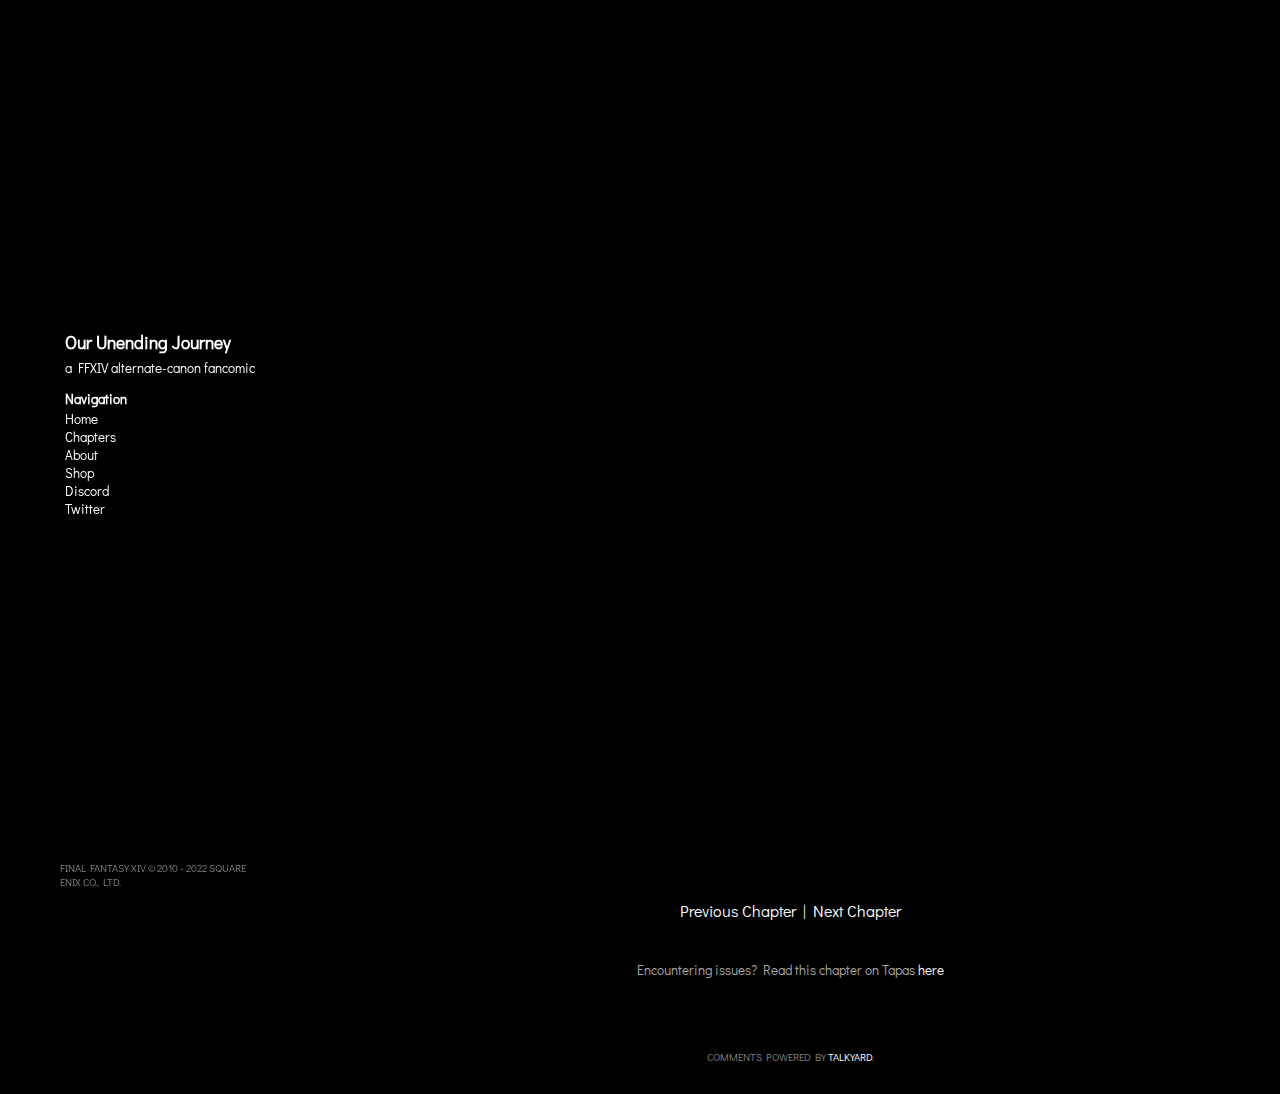
<file: chapters/6.html>
<!doctype html>

<html lang="en">
<head>
  <meta charset="utf-8">

  <title>Our Unending Journey - a FFXIV fancomic</title>
  <meta name="author" content="Saba Sabaton">
  <meta name="viewport" content="width=device-width,initial-scale=1">

  <style>
  html {
    display: none;
  }
  </style>

  <link href="https://fonts.googleapis.com/css?family=Didact+Gothic&display=swap" rel="stylesheet">
  <link rel="stylesheet" href="../style.css">

    <link rel="shortcut icon" href="../favicon.ico?" type="image/x-icon">
  <link rel="icon" href="../favicon.ico?" type="image/x-icon">


</head>

<body>
    <div class ="sidebar">
      <nav>
          <h1>Our Unending Journey</h1>
          <h2>a FFXIV alternate-canon fancomic</h2>
          <ul>
            <li class="header">Navigation</li>
            <li><a href="../index.html">Home</a></li>
            <li><a href="../chapters.html">Chapters</a></li>
            <li><a href="../about.html">About</a></li>
            <li><a href="https://sabato-n.itch.io/" target="_blank">Shop</a></li>
            <li><a href="https://discord.com/invite/BWWrAqAYUp" target="_blank">Discord</a></li> 
            <li><a href="https://twitter.com/sabato__n" target="_blank">Twitter</a></li>
        </ul>
        </nav>
        <p class="footer-small-text">FINAL FANTASY XIV © 2010 - 2022 SQUARE ENIX CO., LTD.</p>
    </div>
  <div id="maincontent">
    <div class="reader">
          <iframe src='https://share.clip-studio.com/en-us/contents/embed?code=feb910e6-2921-4036-8c0d-b1b2c4a5f8a8' frameborder='0' allowfullscreen></iframe>
      </div>
      <div class="chapternav">
          <a href="5.html">Previous Chapter</a> | <a href="7.html">Next Chapter</a>
      </div>
      <div class="backuplink">
          Encountering issues? Read this chapter on Tapas <a href="https://tapas.io/episode/2169340" target="_blank">here</a>
      </div>
      <script>talkyardServerUrl='https://site-1i1491tkru.talkyard.net';</script>
      <script async defer src="https://c1.ty-cdn.net/-/talkyard-comments.min.js"></script>
      <div class="talkyard-comments" data-discussion-id="Chapter 6" style="margin: 20px;">
      <noscript>Please enable Javascript to view comments.</noscript>
      <p class="talkyard-credit">Comments powered by
      <a href="https://www.talkyard.io">Talkyard</a>.</p>
      </div>
  </div>
</body>
</html>
</file>
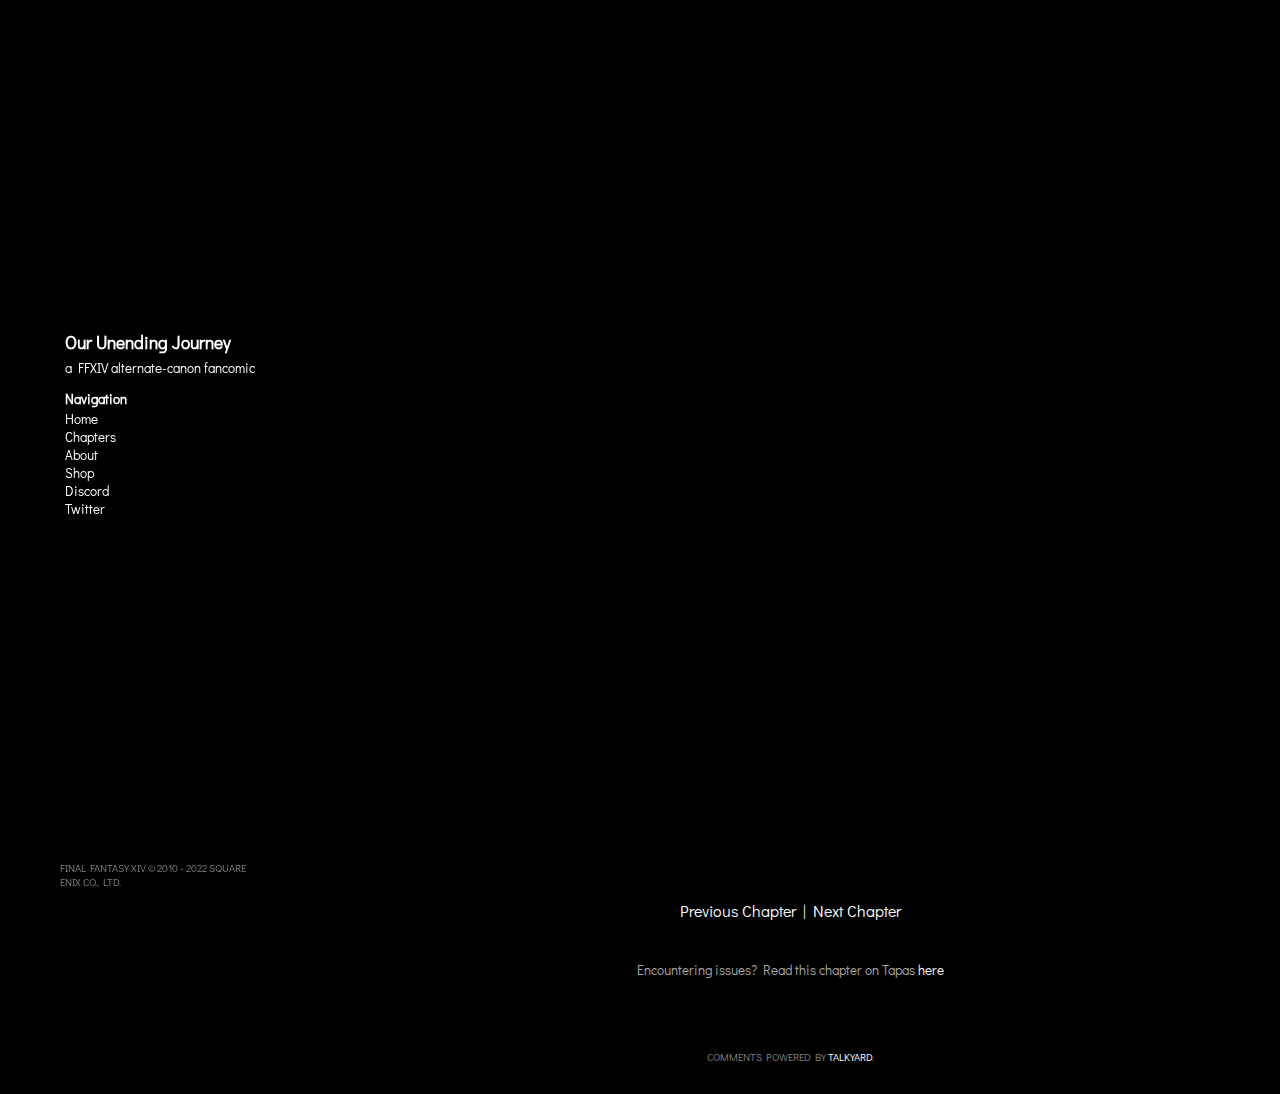
<file: chapters/7.html>
<!doctype html>

<html lang="en">
<head>
  <meta charset="utf-8">

  <title>Our Unending Journey - a FFXIV fancomic</title>
  <meta name="author" content="Saba Sabaton">
  <meta name="viewport" content="width=device-width,initial-scale=1">

  <style>
  html {
    display: none;
  }
  </style>

  <link href="https://fonts.googleapis.com/css?family=Didact+Gothic&display=swap" rel="stylesheet">
  <link rel="stylesheet" href="../style.css">

      <link rel="shortcut icon" href="../favicon.ico?" type="image/x-icon">
  <link rel="icon" href="../favicon.ico?" type="image/x-icon">

</head>

<body>
    <div class ="sidebar">
      <nav>
          <h1>Our Unending Journey</h1>
          <h2>a FFXIV alternate-canon fancomic</h2>
          <ul>
            <li class="header">Navigation</li>
            <li><a href="../index.html">Home</a></li>
            <li><a href="../chapters.html">Chapters</a></li>
            <li><a href="../about.html">About</a></li>
            <li><a href="https://sabato-n.itch.io/" target="_blank">Shop</a></li>
            <li><a href="https://discord.com/invite/BWWrAqAYUp" target="_blank">Discord</a></li> 
            <li><a href="https://twitter.com/sabato__n" target="_blank">Twitter</a></li>
        </ul>
        </nav>
        <p class="footer-small-text">FINAL FANTASY XIV © 2010 - 2022 SQUARE ENIX CO., LTD.</p>
    </div>
  <div id="maincontent">
    <div class="reader">
          <iframe src='https://share.clip-studio.com/en-us/contents/embed?code=bd7fed7b-1ff4-447e-8b1a-17dcb9e89b04' frameborder='0' allowfullscreen></iframe>
      </div>
      <div class="chapternav">
          <a href="6.html">Previous Chapter</a> | <a href="8.html">Next Chapter</a>
      </div>
      <div class="backuplink">
          Encountering issues? Read this chapter on Tapas <a href="https://tapas.io/episode/2169358" target="_blank">here</a>
      </div>
      <script>talkyardServerUrl='https://site-1i1491tkru.talkyard.net';</script>
      <script async defer src="https://c1.ty-cdn.net/-/talkyard-comments.min.js"></script>
      <div class="talkyard-comments" data-discussion-id="Chapter 7" style="margin: 20px;">
      <noscript>Please enable Javascript to view comments.</noscript>
      <p class="talkyard-credit">Comments powered by
      <a href="https://www.talkyard.io">Talkyard</a>.</p>
      </div>
  </div>
</body>
</html>
</file>
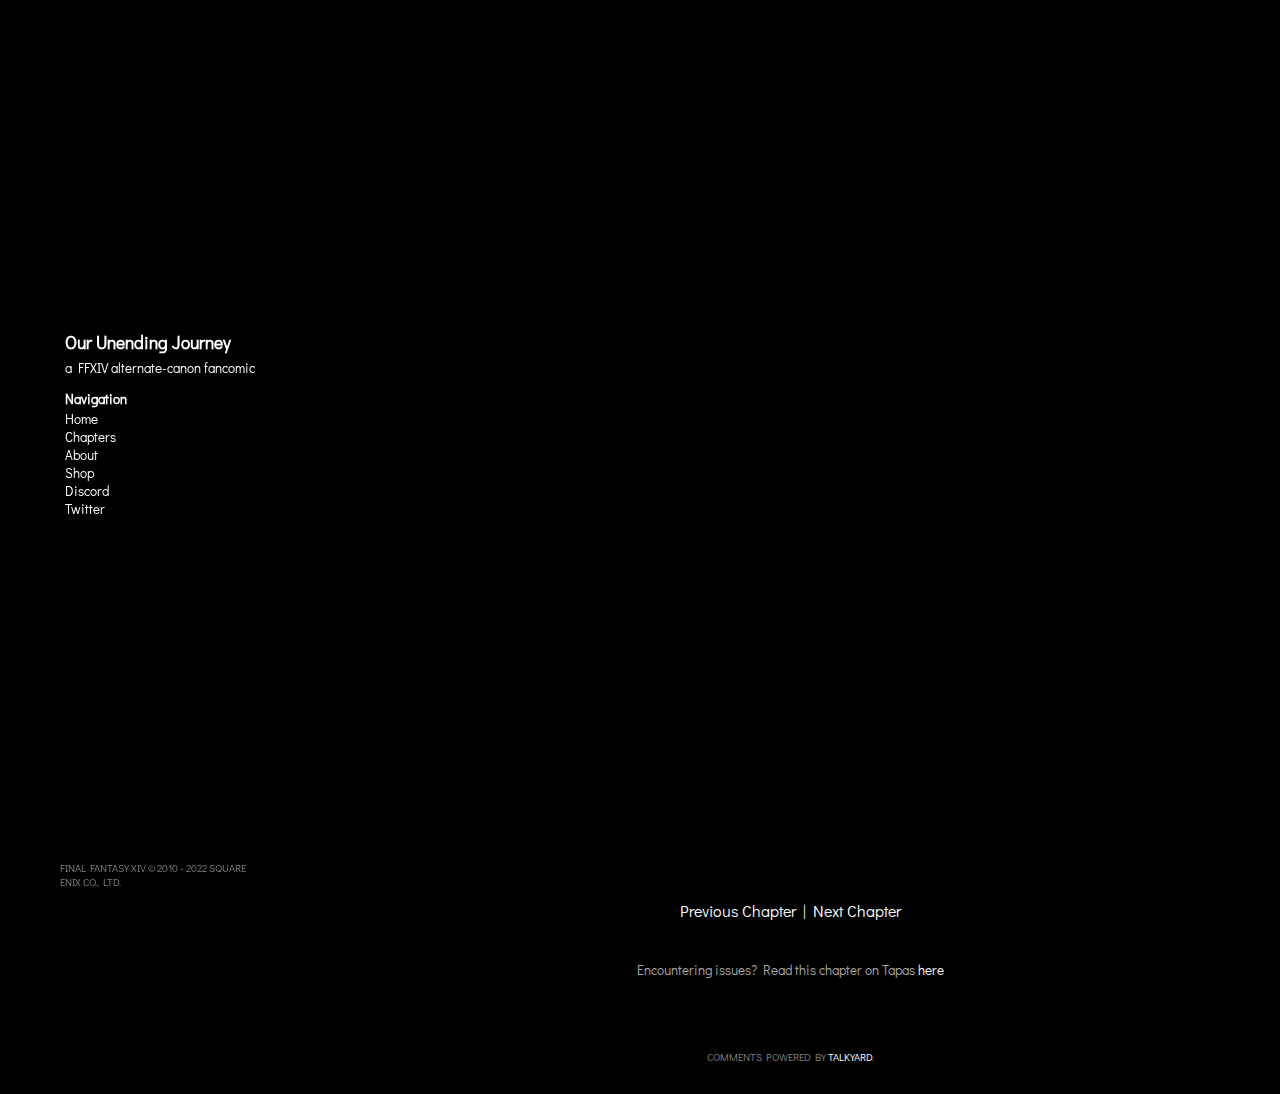
<file: chapters/8.html>
<!doctype html>

<html lang="en">
<head>
  <meta charset="utf-8">

  <title>Our Unending Journey - a FFXIV fancomic</title>
  <meta name="author" content="Saba Sabaton">
  <meta name="viewport" content="width=device-width,initial-scale=1">

  <style>
  html {
    display: none;
  }
  </style>

  <link href="https://fonts.googleapis.com/css?family=Didact+Gothic&display=swap" rel="stylesheet">
  <link rel="stylesheet" href="../style.css">

      <link rel="shortcut icon" href="../favicon.ico?" type="image/x-icon">
  <link rel="icon" href="../favicon.ico?" type="image/x-icon">

</head>

<body>
    <div class ="sidebar">
      <nav>
          <h1>Our Unending Journey</h1>
          <h2>a FFXIV alternate-canon fancomic</h2>
          <ul>
            <li class="header">Navigation</li>
            <li><a href="../index.html">Home</a></li>
            <li><a href="../chapters.html">Chapters</a></li>
            <li><a href="../about.html">About</a></li>
            <li><a href="https://sabato-n.itch.io/" target="_blank">Shop</a></li>
            <li><a href="https://discord.com/invite/BWWrAqAYUp" target="_blank">Discord</a></li> 
            <li><a href="https://twitter.com/sabato__n" target="_blank">Twitter</a></li>
        </ul>
        </nav>
        <p class="footer-small-text">FINAL FANTASY XIV © 2010 - 2022 SQUARE ENIX CO., LTD.</p>
    </div>
  <div id="maincontent">
    <div class="reader">
          <iframe src='https://share.clip-studio.com/en-us/contents/embed?code=55e716ce-8490-4041-a4ab-380e592ce5a3' frameborder='0' allowfullscreen></iframe>
      </div>
      <div class="chapternav">
          <a href="7.html">Previous Chapter</a> | <a href="9.html">Next Chapter</a>
      </div>
      <div class="backuplink">
          Encountering issues? Read this chapter on Tapas <a href="https://tapas.io/episode/2178575" target="_blank">here</a>
      </div>
      <script>talkyardServerUrl='https://site-1i1491tkru.talkyard.net';</script>
      <script async defer src="https://c1.ty-cdn.net/-/talkyard-comments.min.js"></script>
      <div class="talkyard-comments" data-discussion-id="Chapter 8" style="margin: 20px;">
      <noscript>Please enable Javascript to view comments.</noscript>
      <p class="talkyard-credit">Comments powered by
      <a href="https://www.talkyard.io">Talkyard</a>.</p>
      </div>
  </div>
</body>
</html>
</file>
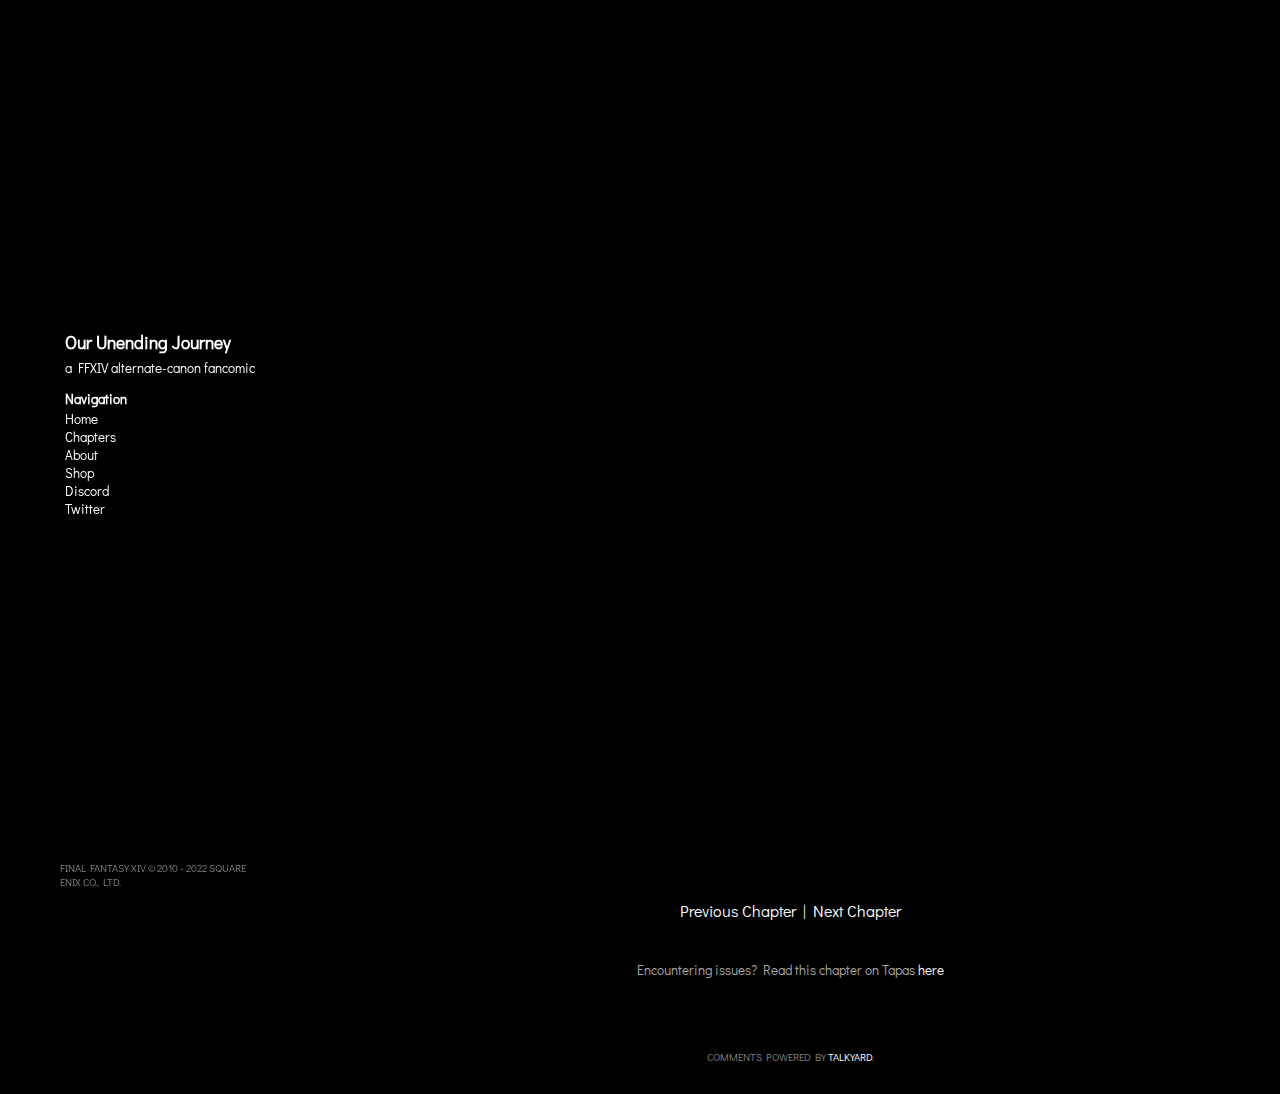
<file: chapters/9.html>
<!doctype html>

<html lang="en">
<head>
  <meta charset="utf-8">

  <title>Our Unending Journey - a FFXIV fancomic</title>
  <meta name="author" content="Saba Sabaton">
  <meta name="viewport" content="width=device-width,initial-scale=1">

  <style>
  html {
    display: none;
  }
  </style>

  <link href="https://fonts.googleapis.com/css?family=Didact+Gothic&display=swap" rel="stylesheet">
  <link rel="stylesheet" href="../style.css">


</head>

<body>
    <div class ="sidebar">
      <nav>
          <h1>Our Unending Journey</h1>
          <h2>a FFXIV alternate-canon fancomic</h2>
          <ul>
            <li class="header">Navigation</li>
            <li><a href="../index.html">Home</a></li>
            <li><a href="../chapters.html">Chapters</a></li>
            <li><a href="../about.html">About</a></li>
            <li><a href="https://sabato-n.itch.io/" target="_blank">Shop</a></li>
            <li><a href="https://discord.com/invite/BWWrAqAYUp" target="_blank">Discord</a></li> 
            <li><a href="https://twitter.com/sabato__n" target="_blank">Twitter</a></li>
        </ul>
        </nav>
        <p class="footer-small-text">FINAL FANTASY XIV © 2010 - 2022 SQUARE ENIX CO., LTD.</p>
    </div>
  <div id="maincontent">
    <div class="reader">
          <iframe src='https://share.clip-studio.com/en-us/contents/embed?code=1ee7131c-9700-473f-b8dd-60b2799a051e' frameborder='0' allowfullscreen></iframe>
      </div>
      <div class="chapternav">
          <a href="8.html">Previous Chapter</a> | <a href="10.html">Next Chapter</a>
      </div>
      <div class="backuplink">
          Encountering issues? Read this chapter on Tapas <a href="https://tapas.io/episode/2282091" target="_blank">here</a>
      </div>
      <script>talkyardServerUrl='https://site-1i1491tkru.talkyard.net';</script>
      <script async defer src="https://c1.ty-cdn.net/-/talkyard-comments.min.js"></script>
      <div class="talkyard-comments" data-discussion-id="Chapter 9" style="margin: 20px;">
      <noscript>Please enable Javascript to view comments.</noscript>
      <p class="talkyard-credit">Comments powered by
      <a href="https://www.talkyard.io">Talkyard</a>.</p>
      </div>
  </div>
</body>
</html>
</file>
<file: style.css>
@keyframes fade-slide-in {
    from {top:-40px; opacity: 0;}
    to {top:0px; opacity: 1;}
}
@keyframes fade-in {
    from { opacity: 0; }
    to {opacity: 1;}
}

body {
    background-color: black;
    color: white;
    font-family: 'Didact Gothic', sans-serif;
    margin: 0;
}
a {
    color: white;
    text-decoration: none;
    transition: ease-in-out 0.5s
}
a:hover {
    color: gray;
}
p.footer-small-text {
    font-size: 8pt;
    color:gray;
}
p.talkyard-credit {
    font-size: 8pt;
    color:gray;
    text-transform: uppercase;
    text-align: center;
}
nav {
    margin:auto;
    display: block;
}
nav h1 {
    font-size: 13pt;
    font-weight: bold;
    margin-bottom: 5px;
}
nav h2 {
    margin-top: 0px;
    font-size: 10pt;
    font-weight: normal;
}
nav ul {
    list-style: none;
    font-size: 10pt;
    padding-left: 0
}
li.header {
    font-weight: bold;
    margin-bottom: 2px;
}
#maincontent {
    display: flex;
    flex-direction: column;
    height: fit-content;
    justify-content: space-evenly;
}
#maincontent nav.chapters {
    height: 100vh;
    display: flex;
    flex-direction: column;
    justify-content: center;
}
#maincontent h3 {
    font-size: 10pt;
    font-weight: normal;
}
.reader {
    height: 100vh;
    width: 90%;
    display: flex;
    align-self: center;
}
.reader iframe {
    width: 100%;
    height: 90%;
    align-self: center;
}
.chapternav {
    text-align: center;
    padding-bottom: 40px;
}
#maincontent .logocontainer {
    object-fit: cover;
    display: inline-flex;
    position: relative;
    max-width: 100%;
    top: 0;
    left: 0;
}
#maincontent img#charpic {
    object-fit: contain;
    max-width: 100vw;
    max-height: 70vh;
    width: auto;
    height: auto;
    position: relative;
    display: block;
    opacity: 0;
    top: 0;
    left: 0;
    animation: fade-slide-in 2s ease-out;
    animation-delay: 1s;
    animation-fill-mode: forwards;
}
#maincontent img#titlepic {
    object-fit: contain;
    max-width: 100vw;
    max-height: 70vh;
    width: auto;
    height: auto;
    position: absolute;
    display: block;
    opacity: 0;
    top: 0;
    animation: fade-in 2s ease-out;
    animation-delay: 3s;
    animation-fill-mode: forwards;
}
.indexcontent {
    position: relative;
    display: flex;
    flex-direction: column;
    align-items: center;
    justify-content: space-evenly;
    height: 100vh;
}
.indexcontent a {
    animation: fade-in 2s ease-out;
}
.backuplink {
    font-size: 10pt;
    text-align: center;
    color: darkgray;
    padding-bottom: 40px;
}
.inwriting img {
    max-height: 80vh;
    max-width: 100vw;
    margin: auto;
    margin-top: 10vh;
    display: block;
}
img.about {
    width:100%;
}

@media only screen and (min-width:700px) {
    .sidebar {
        padding-left: 60px;
        height: 100%;
        top: 0;
        left: 0;
        width: 200px;
        position: fixed;
        display:flex;
        flex-direction: column;
        padding-right: 60px;
    }
    #maincontent {
        margin-left: 300px;
    }
}

/* Mobile */

@media only screen and (max-width:700px) {
    .sidebar {
        text-align: center;
        padding-top: 3%;
    }
    .sidebar ul {
        display: flex;
        flex-direction: row;
        width: 100%;
        justify-content: space-evenly;
    }
    #maincontent nav.chapters {
        height: 100%;
        padding-top: 3%;
    }
    .indexcontent {
        height: fit-content;
        padding-top: 3%;
    }
    li.header {
        display: none;
    }
}

html {
    display:block;
}
</file>
